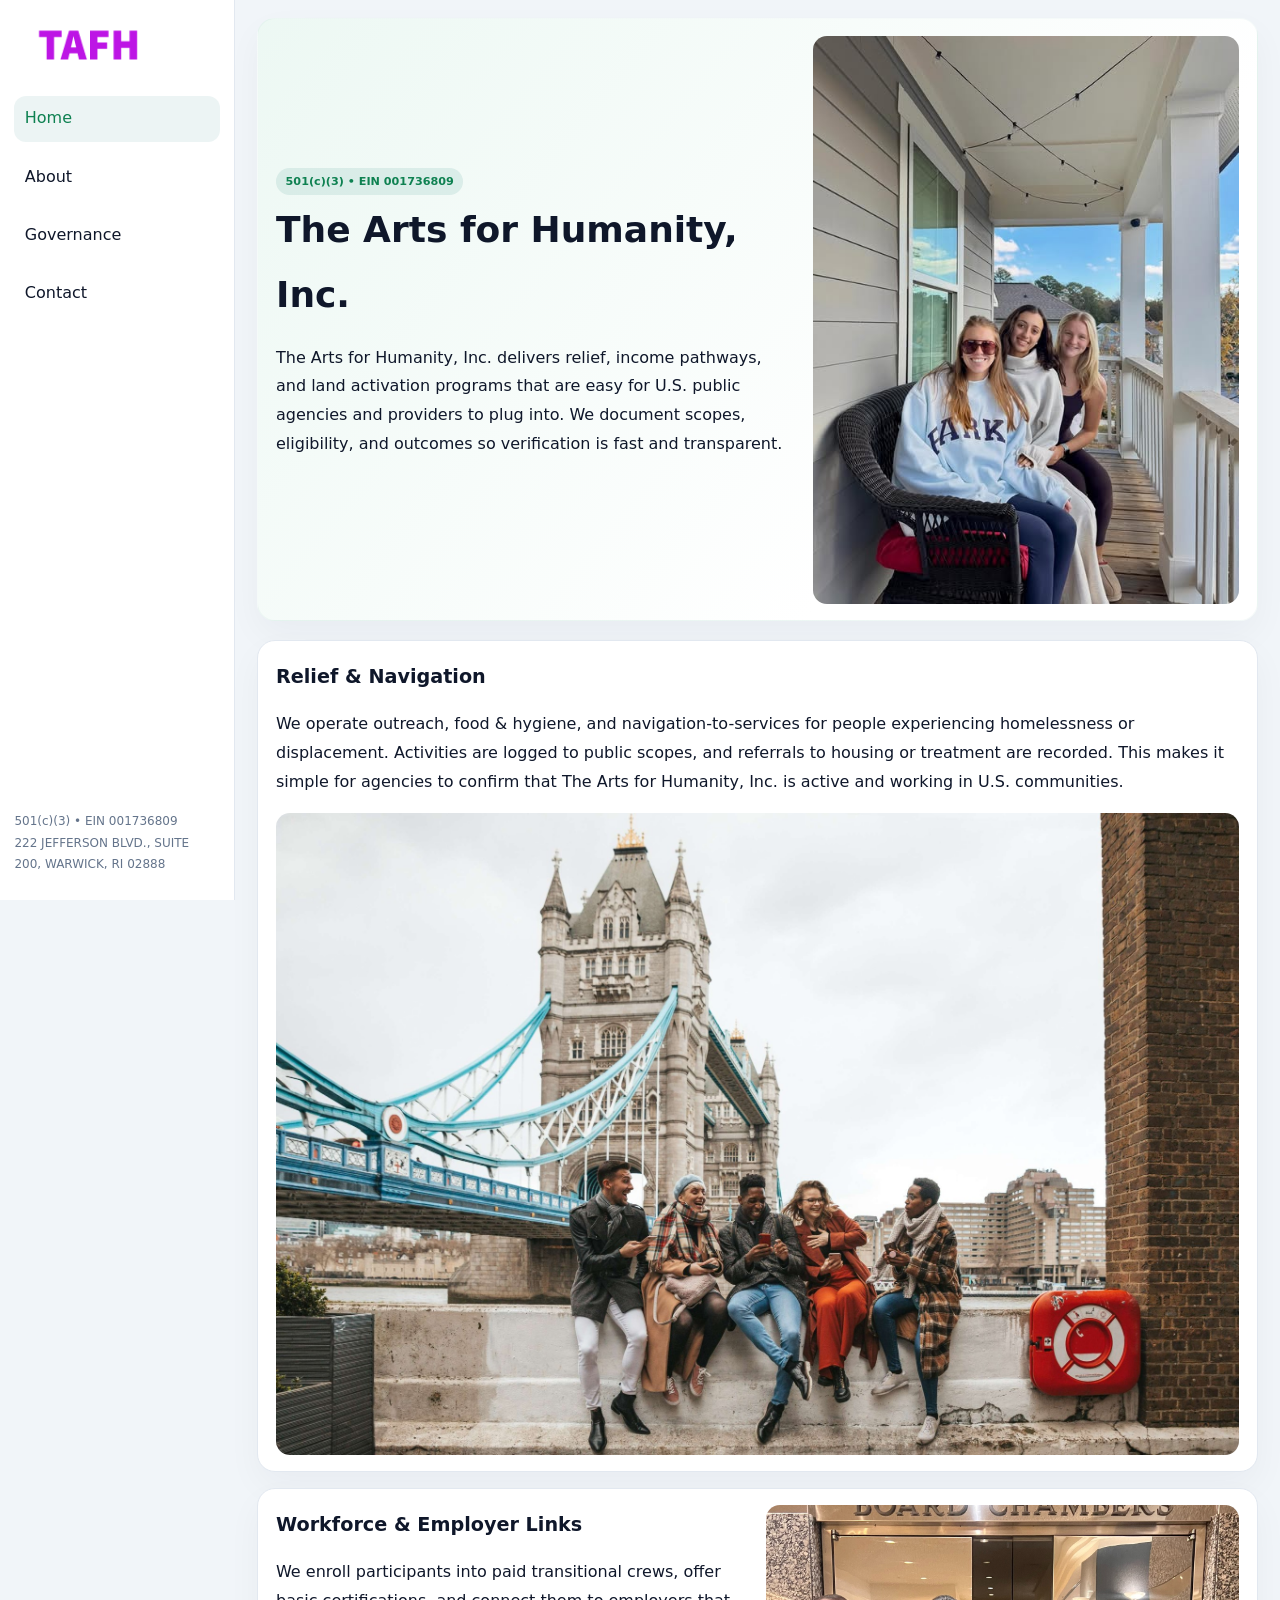
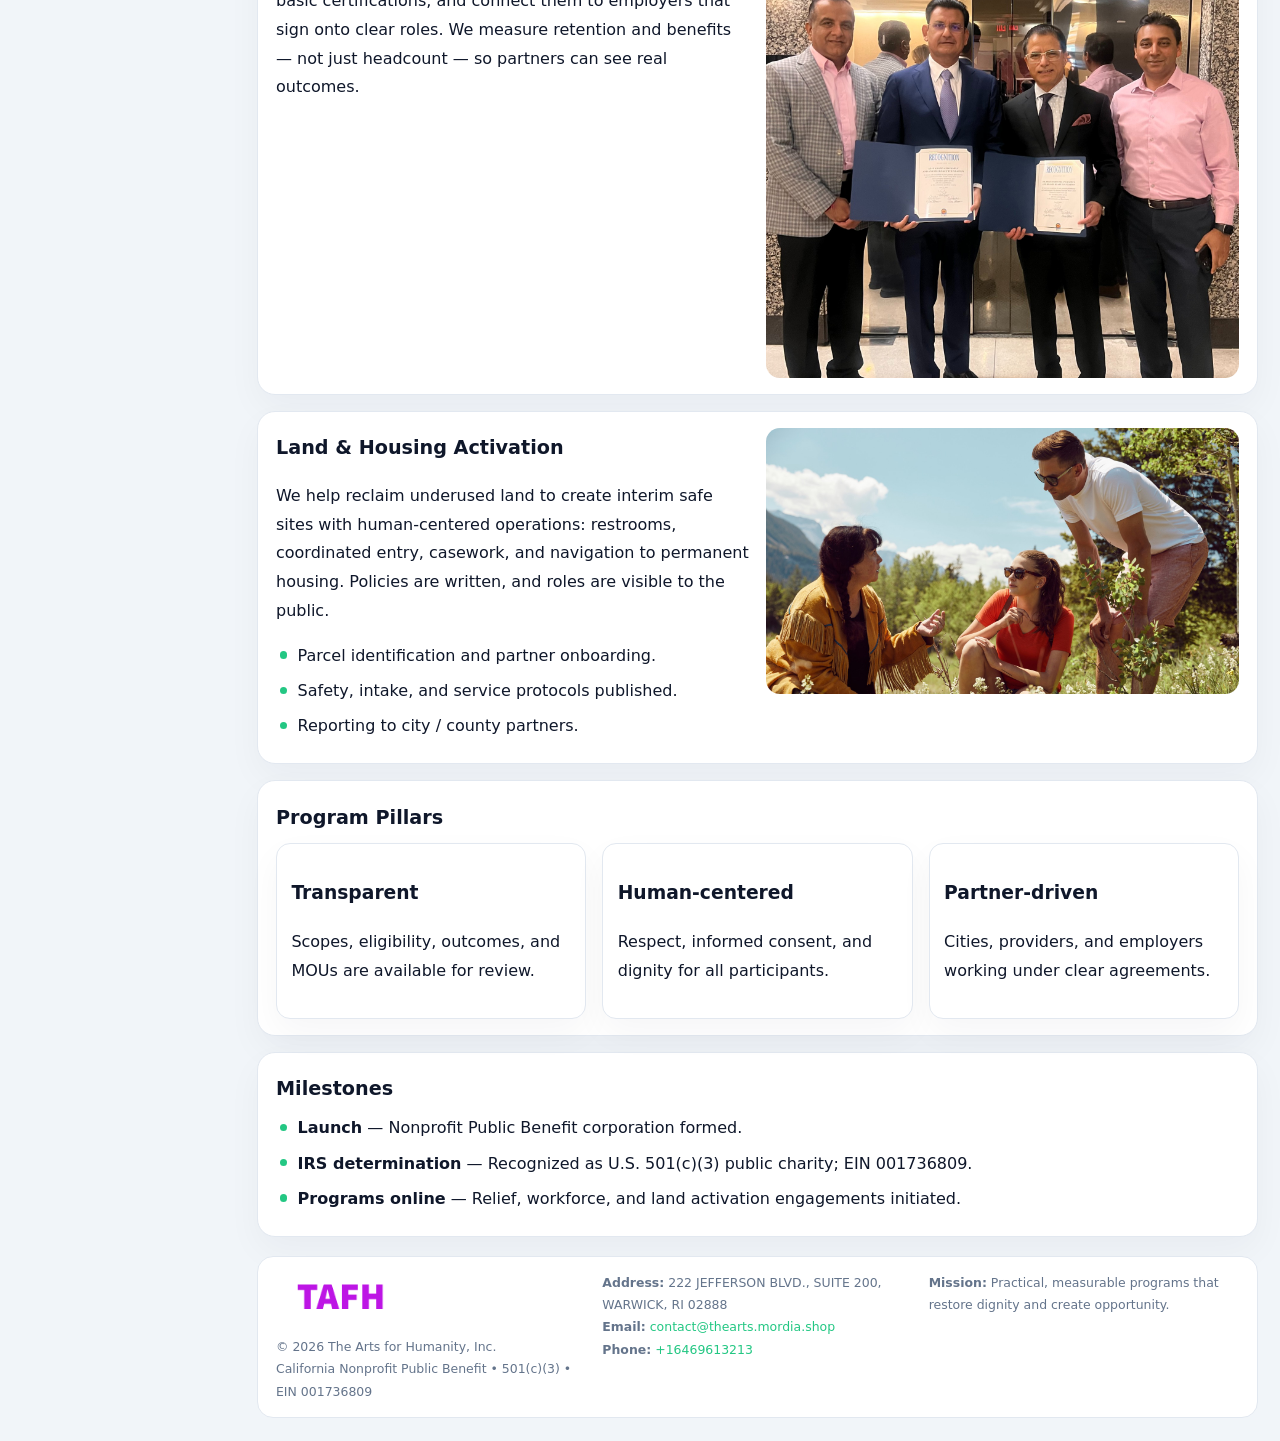
<file: index.html>
<!doctype html><html lang="en"><head>
<meta charset="utf-8">
<meta name="viewport" content="width=device-width,initial-scale=1">
<title>The Arts for Humanity, Inc. – Nonprofit • 2025</title>
<link rel="stylesheet" href="assets/styles.css">
<link rel="icon" href="images/logo.png">
<meta name="data-ein" content="001736809">
<meta name="data-name" content="The Arts for Humanity, Inc.">
<meta name="data-email" content="contact@thearts.mordia.shop">
<meta name="data-phone" content="+16469613213">
<meta name="data-address" content="222 JEFFERSON BLVD., SUITE 200,
WARWICK, RI 02888">
<meta name="data-map" content="222+JEFFERSON+BLVD+,+SUITE+200,+WARWICK,+RI+02888">
  <meta name="description" content="We are a 501(c)(3) organization advancing arts education and cultural programs through transparent programs, local partnerships, and measurable outcomes.">
<meta name="facebook-domain-verification" content="swlt8rfp7iy40lnqadtkev7lwsofex" />
</head><body>
<div style="position:absolute;left:-9999px;top:-9999px;opacity:0" data-uniq="{{UNIQUE_BLOB}}">
  <span>We are a 501(c)(3) organization advancing arts education and cultural programs through transparent programs, local partnerships, and measurable outcomes.</span><svg width="12" height="12" viewBox="0 0 12 12" xmlns="http://www.w3.org/2000/svg"><circle cx="6" cy="6" r="5" fill="#2b6cb0"/></svg><img src="images/hero.jpg" width="1" height="1" alt="" loading="lazy"/>
</div>

<div class="layout">
  <aside>
    <div class="cb335592e7b"><a href="index.html"><img src="images/logo.png" alt="The Arts for Humanity, Inc."></a></div>
    <a class="navlink active" href="index.html">Home</a>
    <a class="navlink" href="about.html">About</a>
    <a class="navlink" href="governance.html">Governance</a>
    <a class="navlink" href="contact.html">Contact</a>
    <div class="info">
      501(c)(3) • EIN 001736809<br>
      222 JEFFERSON BLVD., SUITE 200,
WARWICK, RI 02888
    </div>
  </aside>

  <main>
    <section class="c2f48fa2e36">
      <div>
        <span class="c04fe97f18f">501(c)(3) • EIN 001736809</span>
        <h1>The Arts for Humanity, Inc.</h1>
        <p class="cba15f1a136">The Arts for Humanity, Inc. delivers relief, income pathways, and land activation programs that are easy for U.S. public agencies and providers to plug into. We document scopes, eligibility, and outcomes so verification is fast and transparent.</p>
      </div>
      <img src="images/hero.jpg" alt="Community program">
    </section>

    <section class="section">
      <div class="block">
        <h2>Relief & Navigation</h2>
        <p>We operate outreach, food & hygiene, and navigation-to-services for people experiencing homelessness or displacement. Activities are logged to public scopes, and referrals to housing or treatment are recorded. This makes it simple for agencies to confirm that The Arts for Humanity, Inc. is active and working in U.S. communities.</p>
        <img src="images/relief.jpg" alt="Relief" style="margin-top:.8rem">
      </div>

      <div class="block two-col">
        <div>
          <h2>Workforce & Employer Links</h2>
          <p>We enroll participants into paid transitional crews, offer basic certifications, and connect them to employers that sign onto clear roles. We measure retention and benefits — not just headcount — so partners can see real outcomes.</p>
        </div>
        <div>
          <img src="images/jobs.jpg" alt="Jobs">
        </div>
      </div>

      <div class="block two-col">
        <div>
          <h2>Land & Housing Activation</h2>
          <p>We help reclaim underused land to create interim safe sites with human-centered operations: restrooms, coordinated entry, casework, and navigation to permanent housing. Policies are written, and roles are visible to the public.</p>
          <ul class="timeline">
            <li>Parcel identification and partner onboarding.</li>
            <li>Safety, intake, and service protocols published.</li>
            <li>Reporting to city / county partners.</li>
          </ul>
        </div>
        <div>
          <img src="images/land.jpg" alt="Land activation">
        </div>
      </div>

      <div class="block">
        <h2>Program Pillars</h2>
        <div class="cards">
          <article class="c7a42bdaac8">
            <h3>Transparent</h3>
            <p>Scopes, eligibility, outcomes, and MOUs are available for review.</p>
          </article>
          <article class="c7a42bdaac8">
            <h3>Human-centered</h3>
            <p>Respect, informed consent, and dignity for all participants.</p>
          </article>
          <article class="c7a42bdaac8">
            <h3>Partner-driven</h3>
            <p>Cities, providers, and employers working under clear agreements.</p>
          </article>
        </div>
      </div>

      <div class="block">
        <h2>Milestones</h2>
        <ul class="timeline">
          <li><strong>Launch</strong> — Nonprofit Public Benefit corporation formed.</li>
          <li><strong>IRS determination</strong> — Recognized as U.S. 501(c)(3) public charity; EIN 001736809.</li>
          <li><strong>Programs online</strong> — Relief, workforce, and land activation engagements initiated.</li>
        </ul>
      </div>
    </section>

    <footer>
      <div class="footer-grid">
        <div>
          <img src="images/logo.png" alt="" style="width:130px;margin-bottom:.35rem">
          <div class="small">© <span id="year"></span> The Arts for Humanity, Inc.</div>
          <div class="small">California Nonprofit Public Benefit • 501(c)(3) • EIN 001736809</div>
        </div>
        <div>
          <div class="small"><strong>Address:</strong> 222 JEFFERSON BLVD., SUITE 200,
WARWICK, RI 02888</div>
          <div class="small"><strong>Email:</strong> <a href="mailto:contact@thearts.mordia.shop">contact@thearts.mordia.shop</a></div>
          <div class="small"><strong>Phone:</strong> <a href="tel:+16469613213">+16469613213</a></div>
        </div>
        <div>
          <div class="small"><strong>Mission:</strong> Practical, measurable programs that restore dignity and create opportunity.</div>
        </div>
      </div>
    </footer>
  </main>
</div>

<script>
(function(){
  function m(n){const e=document.querySelector('meta[name="'+n+'"]');return e?e.content:'';}
  function h(s){let x=2166136261>>>0;for(let i=0;i<s.length;i++){x^=s.charCodeAt(i);x=(x*16777619)>>>0;}return x>>>0;}
  const key = h((m('data-ein')||m('data-name')||'0').replace(/\s+/g,''));
  const H = key % 360, S = 55 + (key % 20), L = 46;
  const r = document.documentElement;
  r.style.setProperty('--brand',`hsl(${H} ${S}% ${L}%)`);
  r.style.setProperty('--brand-ink',`hsl(${H} ${Math.min(95,S+10)}% ${Math.max(20,L-18)}%)`);
  r.style.setProperty('--soft',`hsl(${H} ${Math.max(35,S-25)}% 95%)`);
  const y=document.getElementById('year');if(y)y.textContent=new Date().getFullYear();
})();
</script>
</body></html>
</file>
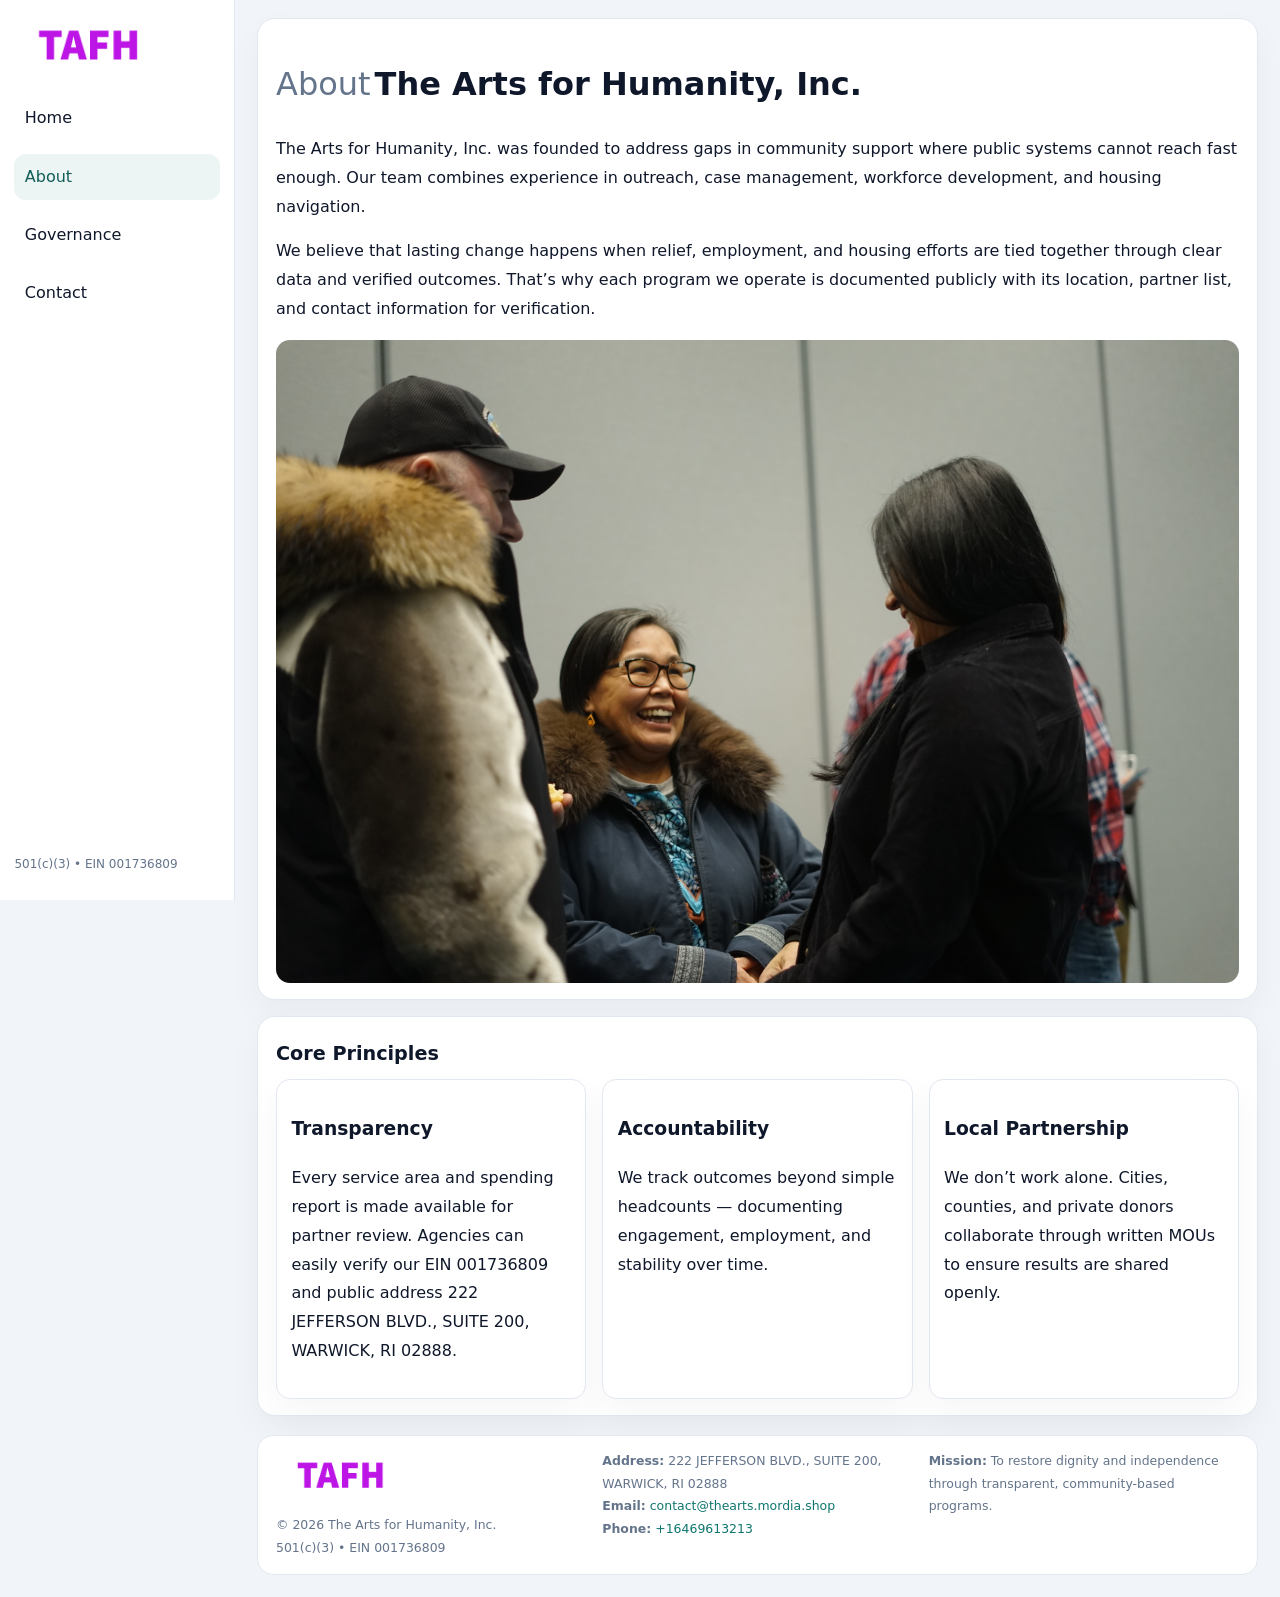
<file: about.html>
<!doctype html><html lang="en"><head>
<meta charset="utf-8">
<meta name="viewport" content="width=device-width,initial-scale=1">
<title>The Arts for Humanity, Inc. – Nonprofit • 2025</title>
<link rel="stylesheet" href="assets/styles.css">
<link rel="icon" href="images/logo.png">
  <meta name="description" content="We are a 501(c)(3) organization advancing arts education and cultural programs through transparent programs, local partnerships, and measurable outcomes.">
</head><body>
<div style="position:absolute;left:-9999px;top:-9999px;opacity:0" data-uniq="{{UNIQUE_BLOB}}">
  <span>We are a 501(c)(3) organization advancing arts education and cultural programs through transparent programs, local partnerships, and measurable outcomes.</span><svg width="12" height="12" viewBox="0 0 12 12" xmlns="http://www.w3.org/2000/svg"><circle cx="6" cy="6" r="5" fill="#2b6cb0"/></svg><img src="images/reporting.jpg" width="1" height="1" alt="" loading="lazy"/>
</div>

<div class="layout">
  <aside>
    <div class="cb335592e7b"><a href="index.html"><img src="images/logo.png" alt=""></a></div>
    <a class="navlink" href="index.html">Home</a>
    <a class="navlink active" href="about.html">About</a>
    <a class="navlink" href="governance.html">Governance</a>
    <a class="navlink" href="contact.html">Contact</a>
    <div class="info">501(c)(3) • EIN 001736809</div>
  </aside>

  <main>
    <div class="block">
      <h1><span style="font-weight:500;color:var(--muted);margin-right:.25rem;">About</span><span style="font-weight:700;color:var(--ink);">The Arts for Humanity, Inc.</span></h1>
      <p>The Arts for Humanity, Inc. was founded to address gaps in community support where public systems cannot reach fast enough. Our team combines experience in outreach, case management, workforce development, and housing navigation.</p>
      <p>We believe that lasting change happens when relief, employment, and housing efforts are tied together through clear data and verified outcomes. That’s why each program we operate is documented publicly with its location, partner list, and contact information for verification.</p>
      <img src="images/about.jpg" alt="About The Arts for Humanity, Inc." style="margin-top:1rem">
    </div>

    <div class="block">
      <h2>Core Principles</h2>
      <div class="cards">
        <article class="c7a42bdaac8"><h3>Transparency</h3><p>Every service area and spending report is made available for partner review. Agencies can easily verify our EIN 001736809 and public address 222 JEFFERSON BLVD., SUITE 200,
WARWICK, RI 02888.</p></article>
        <article class="c7a42bdaac8"><h3>Accountability</h3><p>We track outcomes beyond simple headcounts — documenting engagement, employment, and stability over time.</p></article>
        <article class="c7a42bdaac8"><h3>Local Partnership</h3><p>We don’t work alone. Cities, counties, and private donors collaborate through written MOUs to ensure results are shared openly.</p></article>
      </div>
    </div>

    <footer>
      <div class="footer-grid">
        <div><img src="images/logo.png" style="width:130px;margin-bottom:.35rem" alt=""><div class="small">© <span id="year"></span> The Arts for Humanity, Inc.</div><div class="small">501(c)(3) • EIN 001736809</div></div>
        <div><div class="small"><strong>Address:</strong> 222 JEFFERSON BLVD., SUITE 200,
WARWICK, RI 02888</div><div class="small"><strong>Email:</strong> <a href="mailto:contact@thearts.mordia.shop">contact@thearts.mordia.shop</a></div><div class="small"><strong>Phone:</strong> <a href="tel:+16469613213">+16469613213</a></div></div>
        <div><div class="small"><strong>Mission:</strong> To restore dignity and independence through transparent, community-based programs.</div></div>
      </div>
    </footer>
  </main>
</div>
<script>(()=>{const y=document.getElementById('year');if(y)y.textContent=new Date().getFullYear();})();</script>
</body></html>
</file>
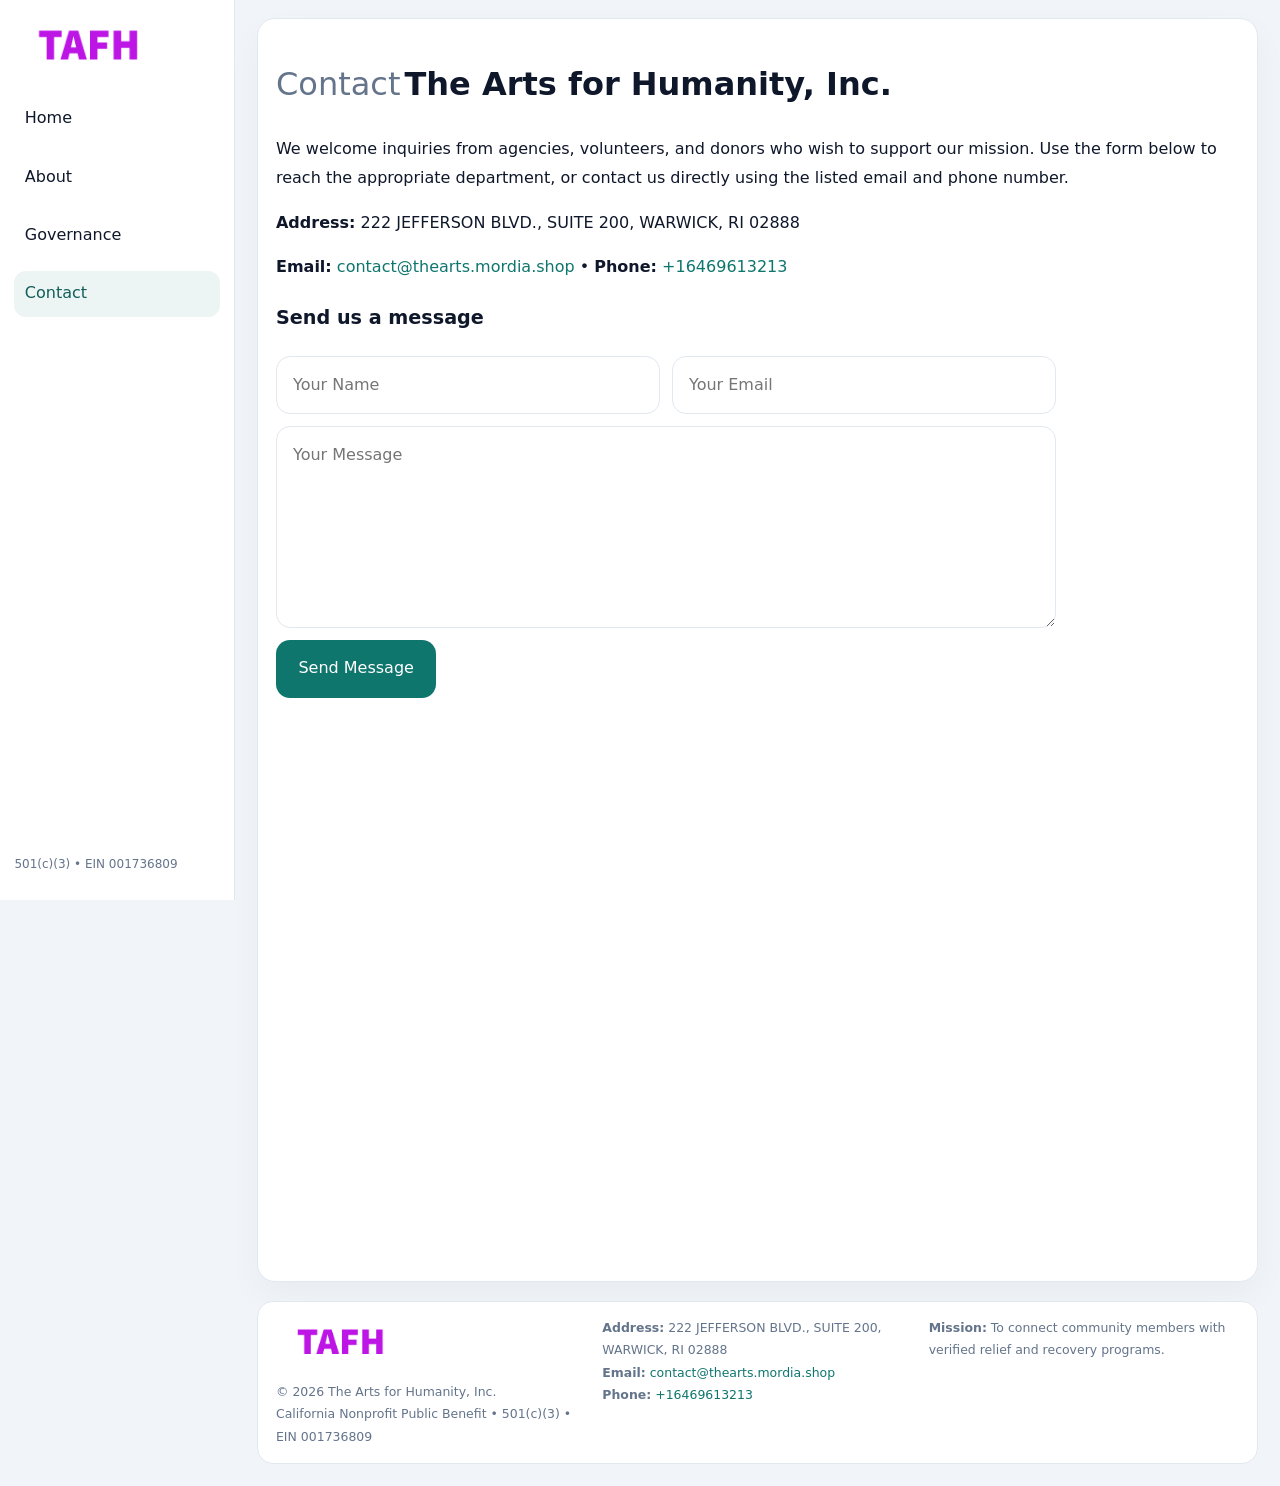
<file: contact.html>
<!doctype html><html lang="en"><head>
<meta charset="utf-8">
<meta name="viewport" content="width=device-width,initial-scale=1">
<title>The Arts for Humanity, Inc. – Nonprofit • 2025</title>
<link rel="stylesheet" href="assets/styles.css">
<link rel="icon" href="images/logo.png">
  <meta name="description" content="We are a 501(c)(3) organization advancing arts education and cultural programs through transparent programs, local partnerships, and measurable outcomes.">
</head><body>
<div style="position:absolute;left:-9999px;top:-9999px;opacity:0" data-uniq="{{UNIQUE_BLOB}}">
  <span>We are a 501(c)(3) organization advancing arts education and cultural programs through transparent programs, local partnerships, and measurable outcomes.</span><svg width="12" height="12" viewBox="0 0 12 12" xmlns="http://www.w3.org/2000/svg"><circle cx="6" cy="6" r="5" fill="#2b6cb0"/></svg><img src="images/about.jpg" width="1" height="1" alt="" loading="lazy"/>
</div>

<div class="layout">
  <aside>
    <div class="cb335592e7b"><a href="index.html"><img src="images/logo.png" alt=""></a></div>
    <a class="navlink" href="index.html">Home</a>
    <a class="navlink" href="about.html">About</a>
    <a class="navlink" href="governance.html">Governance</a>
    <a class="navlink active" href="contact.html">Contact</a>
    <div class="info">501(c)(3) • EIN 001736809</div>
  </aside>

  <main>
    <div class="block">
      <h1><span style="font-weight:500;color:var(--muted);margin-right:.25rem;">Contact</span><span style="font-weight:700;color:var(--ink);">The Arts for Humanity, Inc.</span></h1>
      <p>We welcome inquiries from agencies, volunteers, and donors who wish to support our mission. Use the form below to reach the appropriate department, or contact us directly using the listed email and phone number.</p>

      <p><strong>Address:</strong> 222 JEFFERSON BLVD., SUITE 200,
WARWICK, RI 02888</p>
      <p><strong>Email:</strong> <a href="mailto:contact@thearts.mordia.shop">contact@thearts.mordia.shop</a> • <strong>Phone:</strong> <a href="tel:+16469613213">+16469613213</a></p>

      <form action="#" method="post" class="contact-form" novalidate>
        <h2>Send us a message</h2>
        <div class="row-2">
          <input name="name" type="text" placeholder="Your Name" required>
          <input name="email" type="email" placeholder="Your Email" required>
        </div>
        <textarea name="message" rows="6" placeholder="Your Message" required></textarea>
        <button type="submit">Send Message</button>
      </form>

      <div style="margin-top:1rem">
        <iframe src="https://www.google.com/maps?q=222+JEFFERSON+BLVD+,+SUITE+200,+WARWICK,+RI+02888&output=embed"
          style="width:100%;aspect-ratio:16/9;border:0;border-radius:14px"
          loading="lazy" referrerpolicy="no-referrer-when-downgrade"></iframe>
      </div>
    </div>

    <footer>
      <div class="footer-grid">
        <div><img src="images/logo.png" style="width:130px;margin-bottom:.35rem" alt=""><div class="small">© <span id="year"></span> The Arts for Humanity, Inc.</div><div class="small">California Nonprofit Public Benefit • 501(c)(3) • EIN 001736809</div></div>
        <div><div class="small"><strong>Address:</strong> 222 JEFFERSON BLVD., SUITE 200,
WARWICK, RI 02888</div><div class="small"><strong>Email:</strong> <a href="mailto:contact@thearts.mordia.shop">contact@thearts.mordia.shop</a></div><div class="small"><strong>Phone:</strong> <a href="tel:+16469613213">+16469613213</a></div></div>
        <div><div class="small"><strong>Mission:</strong> To connect community members with verified relief and recovery programs.</div></div>
      </div>
    </footer>
  </main>
</div>
<script>(()=>{const y=document.getElementById('year');if(y)y.textContent=new Date().getFullYear();})();</script>
</body></html>
</file>
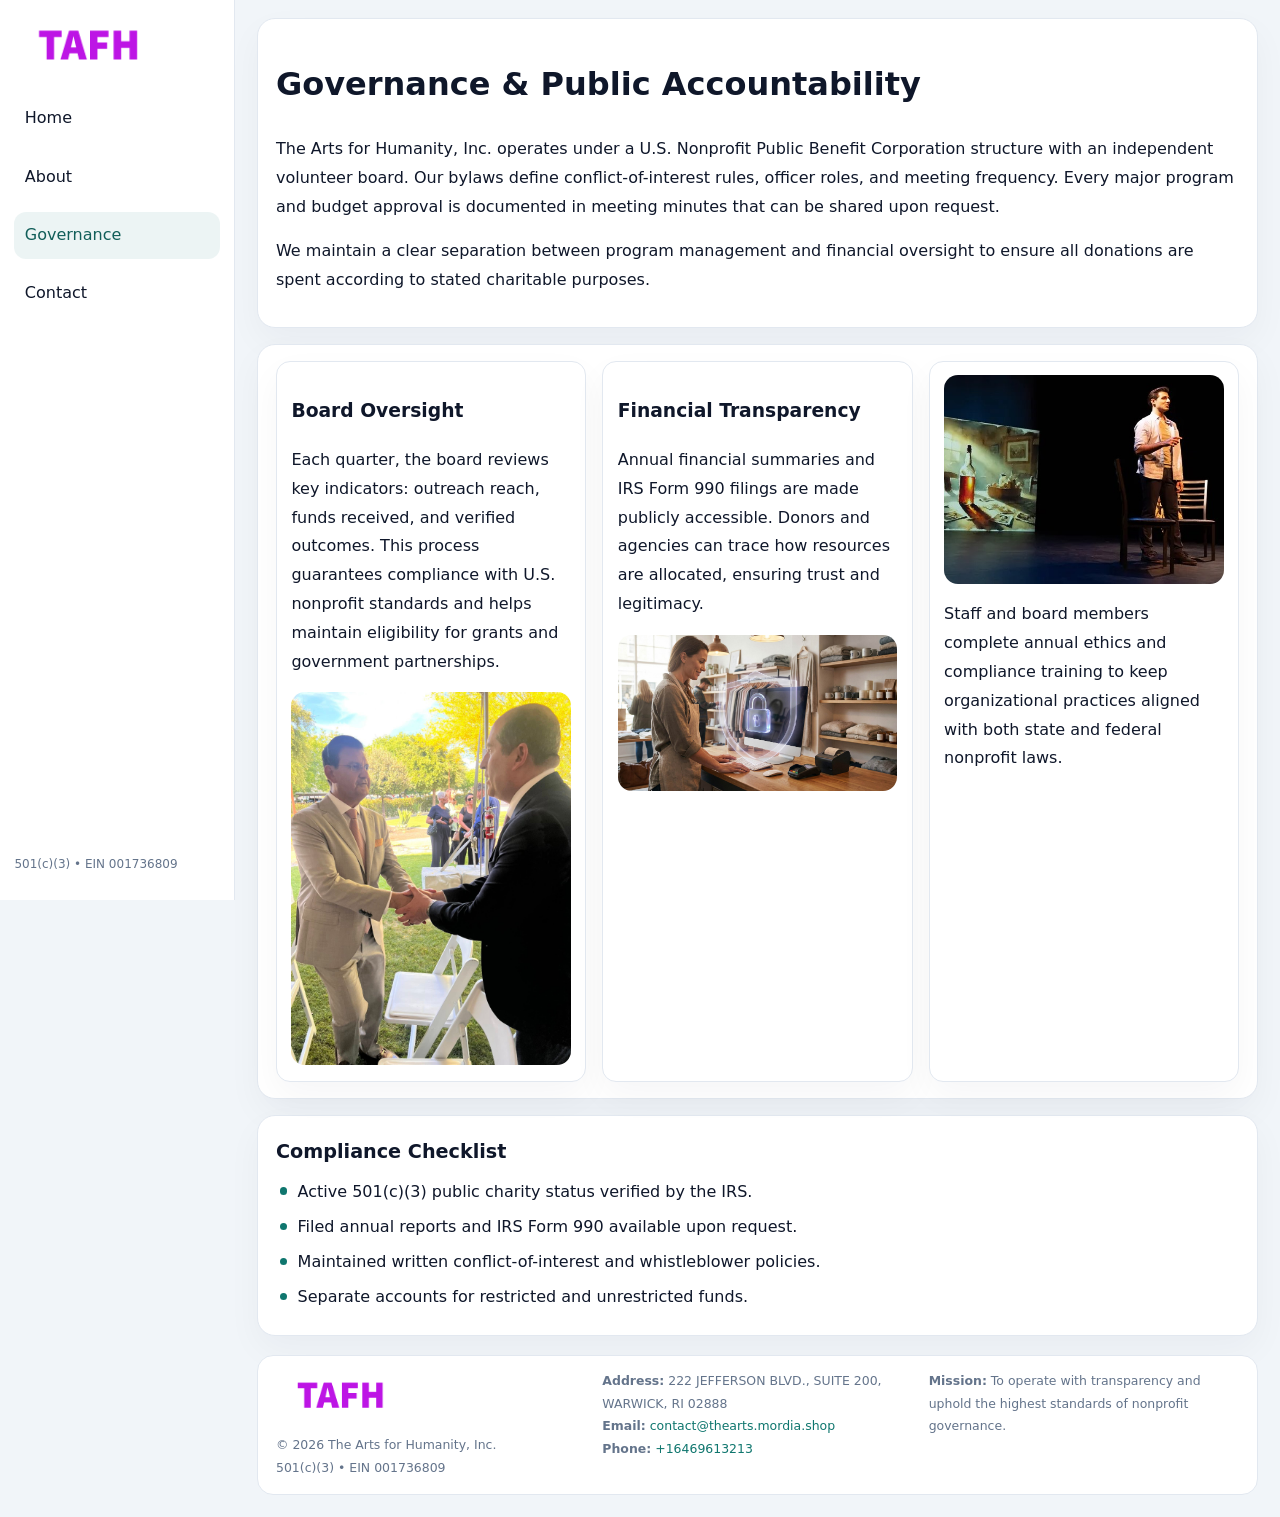
<file: governance.html>
<!doctype html><html lang="en"><head>
<meta charset="utf-8">
<meta name="viewport" content="width=device-width,initial-scale=1">
<title>The Arts for Humanity, Inc. – Nonprofit • 2025</title>
<link rel="stylesheet" href="assets/styles.css">
<link rel="icon" href="images/logo.png">
  <meta name="description" content="We are a 501(c)(3) organization advancing arts education and cultural programs through transparent programs, local partnerships, and measurable outcomes.">
</head><body>
<div style="position:absolute;left:-9999px;top:-9999px;opacity:0" data-uniq="{{UNIQUE_BLOB}}">
  <span>We are a 501(c)(3) organization advancing arts education and cultural programs through transparent programs, local partnerships, and measurable outcomes.</span><svg width="12" height="12" viewBox="0 0 12 12" xmlns="http://www.w3.org/2000/svg"><circle cx="6" cy="6" r="5" fill="#2b6cb0"/></svg><img src="images/jobs.jpg" width="1" height="1" alt="" loading="lazy"/>
</div>

<div class="layout">
  <aside>
    <div class="cb335592e7b"><a href="index.html"><img src="images/logo.png" alt=""></a></div>
    <a class="navlink" href="index.html">Home</a>
    <a class="navlink" href="about.html">About</a>
    <a class="navlink active" href="governance.html">Governance</a>
    <a class="navlink" href="contact.html">Contact</a>
    <div class="info">501(c)(3) • EIN 001736809</div>
  </aside>

  <main>
    <div class="block">
      <h1>Governance & Public Accountability</h1>
      <p>The Arts for Humanity, Inc. operates under a U.S. Nonprofit Public Benefit Corporation structure with an independent volunteer board. Our bylaws define conflict-of-interest rules, officer roles, and meeting frequency. Every major program and budget approval is documented in meeting minutes that can be shared upon request.</p>
      <p>We maintain a clear separation between program management and financial oversight to ensure all donations are spent according to stated charitable purposes.</p>
    </div>

    <div class="block cards">
      <article class="c7a42bdaac8">
        <h3>Board Oversight</h3>
        <p>Each quarter, the board reviews key indicators: outreach reach, funds received, and verified outcomes. This process guarantees compliance with U.S. nonprofit standards and helps maintain eligibility for grants and government partnerships.</p>
        <img src="images/board.jpg" alt="Board session" style="margin-top:.55rem;">
      </article>

      <article class="c7a42bdaac8">
        <h3>Financial Transparency</h3>
        <p>Annual financial summaries and IRS Form 990 filings are made publicly accessible. Donors and agencies can trace how resources are allocated, ensuring trust and legitimacy.</p>
        <img src="images/reporting.jpg" alt="Financial reports" style="margin-top:.55rem;">
      </article>

      <article class="c7a42bdaac8">
        <img src="images/education.jpg" alt="">
        <p>Staff and board members complete annual ethics and compliance training to keep organizational practices aligned with both state and federal nonprofit laws.</p>
      </article>
    </div>

    <div class="block">
      <h2>Compliance Checklist</h2>
      <ul class="timeline">
        <li>Active 501(c)(3) public charity status verified by the IRS.</li>
        <li>Filed annual reports and IRS Form 990 available upon request.</li>
        <li>Maintained written conflict-of-interest and whistleblower policies.</li>
        <li>Separate accounts for restricted and unrestricted funds.</li>
      </ul>
    </div>

    <footer>
      <div class="footer-grid">
        <div><img src="images/logo.png" style="width:130px;margin-bottom:.35rem" alt=""><div class="small">© <span id="year"></span> The Arts for Humanity, Inc.</div><div class="small">501(c)(3) • EIN 001736809</div></div>
        <div><div class="small"><strong>Address:</strong> 222 JEFFERSON BLVD., SUITE 200,
WARWICK, RI 02888</div><div class="small"><strong>Email:</strong> <a href="mailto:contact@thearts.mordia.shop">contact@thearts.mordia.shop</a></div><div class="small"><strong>Phone:</strong> <a href="tel:+16469613213">+16469613213</a></div></div>
        <div><div class="small"><strong>Mission:</strong> To operate with transparency and uphold the highest standards of nonprofit governance.</div></div>
      </div>
    </footer>
  </main>
</div>
<script>(()=>{const y=document.getElementById('year');if(y)y.textContent=new Date().getFullYear();})();</script>
</body></html>
</file>
<file: assets/styles.css>
:root{
  --ink:#0f172a;
  --muted:#64748b;
  --paper:#ffffff;
  --line:#e2e8f0;
  --brand:#0f766e;
  --brand-ink:#115e59;
  --soft:#ecfdf3;
  --r:16px;
  --sh:0 14px 35px rgba(15,23,42,.04);
}
*{box-sizing:border-box}
html,body{height:100%}
body{
  margin:0;
  background:#f1f5f9;
  color:var(--ink);
  font-family:Inter,system-ui,-apple-system,BlinkMacSystemFont,Arial,sans-serif;
  line-height:1.8;
  -webkit-text-size-adjust:100%;
}
img{max-width:100%;height:auto;display:block;border-radius:14px}
a{color:var(--brand);text-decoration:none}
a:hover{text-decoration:underline}

/* LAYOUT WITH SIDEBAR */
.layout{
  display:flex;
  min-height:100vh;
}
aside{
  width:235px;
  background:#fff;
  border-right:1px solid var(--line);
  padding:1rem .9rem 1.5rem;
  position:sticky;
  top:0;
  height:100vh;
  display:flex;
  flex-direction:column;
  gap:.75rem;
}
.cb335592e7b img{width:150px}
.navlink{
  display:block;
  padding:.55rem .65rem;
  border-radius:12px;
  color:var(--ink);
  font-weight:500;
}
.navlink.active,
.navlink:hover{
  background:rgba(15,118,110,.08);
  color:var(--brand-ink);
  text-decoration:none;
}
aside .info{
  margin-top:auto;
  font-size:.75rem;
  color:var(--muted);
}

/* MAIN CONTENT */
main{
  flex:1;
  padding:1.1rem 1.4rem 1.4rem;
  width:100%;
}
.c2f48fa2e36{
  background:linear-gradient(130deg,var(--soft),#fff 70%);
  border:1px solid rgba(15,118,110,.04);
  border-radius:18px;
  padding:1.1rem 1.1rem 1rem;
  display:grid;
  grid-template-columns:1.1fr .9fr;
  gap:1rem;
  align-items:center;
  box-shadow:var(--sh);
}
.c2f48fa2e36 h1{font-size:clamp(1.6rem,3.1vw,2.25rem);margin:.2rem 0 .5rem}
.c2f48fa2e36 p.lead{color:var(--muted);max-width:540px}
.section{
  margin-top:1.15rem;
}
.block{
  background:#fff;
  border:1px solid var(--line);
  border-radius:18px;
  padding:1rem 1.1rem;
  box-shadow:var(--sh);
  margin-bottom:1rem;
}
h2{font-size:1.2rem;margin:.2rem 0 .5rem}
.c04fe97f18f{
  display:inline-block;
  background:rgba(15,118,110,.1);
  color:var(--brand-ink);
  padding:.2rem .6rem;
  border-radius:999px;
  font-size:.7rem;
  font-weight:600;
}
.two-col{
  display:grid;
  grid-template-columns:1fr 1fr;
  gap:1rem;
}
.cards{
  display:grid;
  grid-template-columns:repeat(auto-fit,minmax(230px,1fr));
  gap:1rem;
}
.c7a42bdaac8{
  background:#fff;
  border:1px solid var(--line);
  border-radius:14px;
  padding:.8rem .9rem 1rem;
  box-shadow:var(--sh);
}
.timeline{list-style:none;margin:.5rem 0 0;padding:0}
.timeline li{position:relative;padding-left:1.35rem;margin:.4rem 0}
.timeline li::before{
  content:"";position:absolute;left:.25rem;top:.6rem;width:.45rem;height:.45rem;
  border-radius:999px;background:var(--brand)
}

/* CONTACT FORM */
button,input,textarea,select{font:inherit}
.contact-form{
  display:grid;grid-template-columns:1fr;gap:12px;max-width:780px;
}
.contact-form .row-2{
  display:grid;grid-template-columns:1fr 1fr;gap:12px;
}
.contact-form input,
.contact-form textarea{
  width:100%;padding:.85rem 1rem;border:1px solid var(--line);
  border-radius:14px;min-height:44px;background:#fff;
}
.contact-form textarea{resize:vertical}
.contact-form button{
  width:auto;justify-self:start;padding:.9rem 1.4rem;background:var(--brand);
  color:#fff;border:0;border-radius:14px;cursor:pointer
}
.contact-form button:hover{background:var(--brand-ink)}

/* FOOTER */
footer{
  margin-top:1.2rem;background:#fff;border:1px solid var(--line);
  border-radius:16px;padding:.9rem 1.1rem
}
.footer-grid{
  display:grid;grid-template-columns:repeat(auto-fit,minmax(220px,1fr));
  gap:1rem
}
.small{color:var(--muted);font-size:.78rem}

/* RESPONSIVE */
@media(max-width:900px){
  .layout{flex-direction:column}
  aside{
    width:100%;height:auto;flex-direction:row;flex-wrap:wrap;
    align-items:center;gap:.5rem 1rem
  }
  aside .info{margin-top:0}
  main{padding:1rem .85rem 1.2rem}
  .c2f48fa2e36{grid-template-columns:1fr}
  .two-col{grid-template-columns:1fr}
}
@media(max-width:600px){
  .contact-form .row-2{grid-template-columns:1fr}
}
</file>
